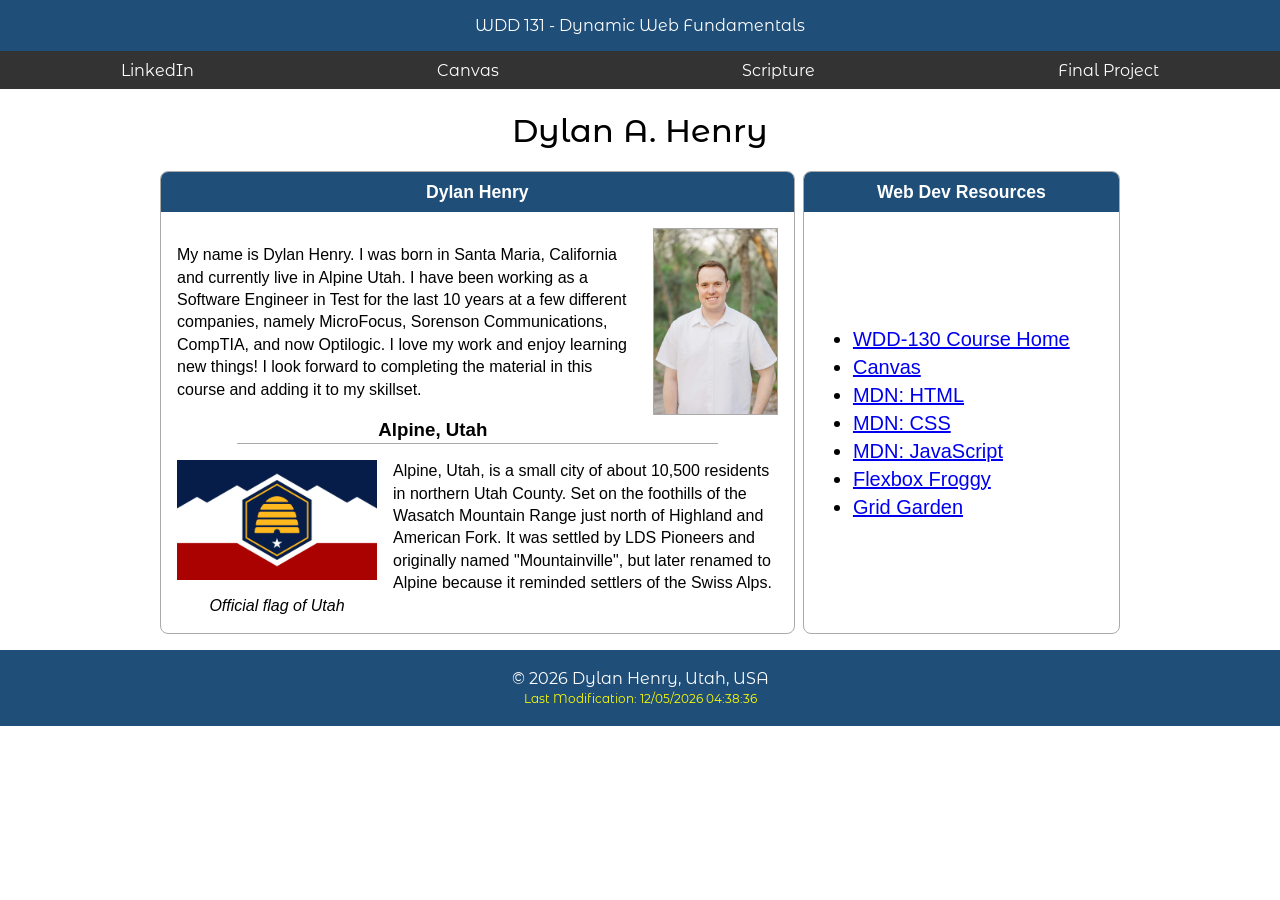
<file: index.html>
<!DOCTYPE html>
<html lang="en">
<head>
  <meta charset="UTF-8">
  <meta name="viewport" content="width=device-width, initial-scale=1.0">
  <title>WDD 131 – Dynamic Web Fundamentals – Dylan Henry</title>
  <meta name="description" content="WDD 131 - Dynamic Web Fundamentals, Dylan Henry, The Home page for my WDD 131 class work. Including a short bio and helpful links and resources.">
  <meta name="author" content="Dylan Henry">
  <link rel="preconnect" href="https://fonts.googleapis.com">
  <link rel="preconnect" href="https://fonts.gstatic.com" crossorigin>
  <link href="https://fonts.googleapis.com/css2?family=Montserrat+Alternates:wght@400;600;700&display=swap" rel="stylesheet">
  <link rel="stylesheet" href="styles/base.css">
  <script src="scripts/getdates.js" defer></script>
</head>


<body>
  <header>
    <span id="course-title">WDD 131 - Dynamic Web Fundamentals</span>
    <nav>
        <a href="https://www.linkedin.com/in/dylan-henry-39b42b153/">LinkedIn</a>
        <a href="https://byupw.instructure.com/">Canvas</a>
        <a href="https://www.churchofjesuschrist.org/study/scriptures/bofm/ether/12?lang=eng&id=p27#p27">Scripture</a>
        <a href="#">Final Project</a>
  </nav>
  </header>



    <main>
        <h1>Dylan A. Henry</h1>
        <div class="cards">
        
            <section class="card">
                <!-- inlcude a heading images and content as shown in the example -->
                <h2>Dylan Henry</h2> 
                <div class="card-body">
                  <img class="portrait" src="images/profile.jpg" alt="Dylan Henry" width="125"> <!-- Portrait of me -->
                  <p class="about-me">My name is Dylan Henry. I was born in Santa Maria, California
                    and currently live in Alpine Utah. I have been working as a Software Engineer in Test
                    for the last 10 years at a few different companies, namely MicroFocus, Sorenson Communications,
                     CompTIA, and now Optilogic. I love my work and enjoy learning new things! I look forward to
                     completing the material in this course and adding it to my skillset.
                  </p>

                  <div class="about-place">
                    <h3>Alpine, Utah</h3>
                    <figure>
                      <img class="flag" src="images/flag_of_utah.webp" alt="The flag of the State of Utah" width="200">
                      <figcaption>Official flag of Utah</figcaption>
                    </figure>
                    <p>
                      Alpine, Utah, is a small city of about 10,500 residents in northern Utah County.
                      Set on the foothills of the Wasatch Mountain Range just north of Highland and 
                      American Fork. It was settled by LDS Pioneers and originally named "Mountainville",
                      but later renamed to Alpine because it reminded settlers of the Swiss Alps.
                    </p>
                  </div>
                  
                 </div>
            </section>


            <section class="card">
                <!-- include a heading images and content as shown in the example -->
                 <h2>Web Dev Resources</h2>
                 <div class="card-body">
                  <ul class="resources">
                    <li>
                      <a href="https://byui-cse.github.io/wdd131-ww-course/">WDD-130 Course Home</a>
                    </li>
                    <li>
                      <a href="https://byupw.instructure.com/">Canvas</a>
                    </li>
                    <li>
                      <a href="https://developer.mozilla.org/en-US/docs/Web/HTML">MDN: HTML</a>
                    </li>
                    <li>
                      <a href="https://developer.mozilla.org/en-US/docs/Web/CSS">MDN: CSS</a>
                    </li>
                    <li>
                      <a href="https://developer.mozilla.org/en-US/docs/Web/JavaScript">MDN: JavaScript</a>
                    </li>
                    <li>
                      <a href="https://flexboxfroggy.com/">Flexbox Froggy</a>
                    </li>
                    <li>
                      <a href="https://cssgridgarden.com/">Grid Garden</a>
                    </li>
                  </ul>

                 </div>
            </section>
        </div>

    </main>


  <footer>
    <p>©
        <span id="currentyear"></span>
        Dylan Henry, Utah, USA
    </p>
    <p id="lastModified"></p>
  </footer>
</body>
</html>
</file>
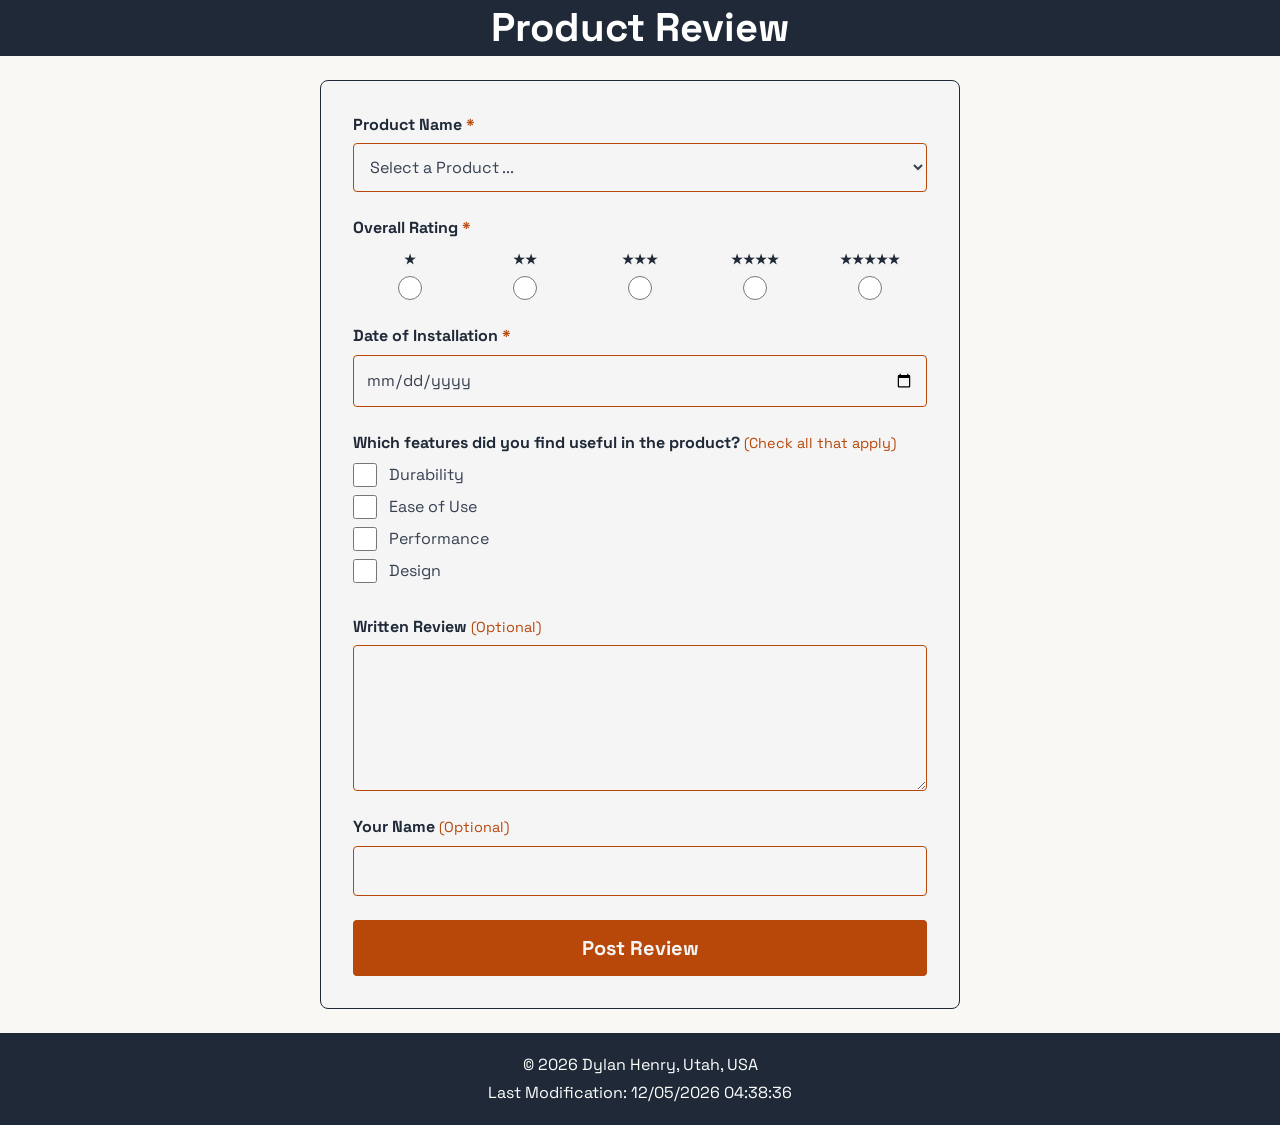
<file: form.html>
<!DOCTYPE html>
<html lang="en">

<head>
    <meta charset="UTF-8">
    <meta name="viewport" content="width=device-width, initial-scale=1.0">
    <meta name="description"
        content="Submit a product review with a rating, installation date, useful features, and written feedback.">
    <meta name="author" content="Dylan Henry">
    <title>Product Review | WDD 131</title>
    <link rel="preconnect" href="https://fonts.googleapis.com">
    <link rel="preconnect" href="https://fonts.gstatic.com" crossorigin>
    <link href="https://fonts.googleapis.com/css2?family=Space+Grotesk:wght@400;500;700&display=swap" rel="stylesheet">
    <link rel="stylesheet" href="styles/form.css">
    <script src="scripts/getdates.js" defer></script>
    <script src="scripts/form.js" defer></script>
</head>

<body>

    <header>
        <h1>Product Review</h1>
    </header>

    <main>
        <form class="card" action="review.html" method="get">
            <!-- All My Fields Go here -->
            <div class="field">
                <label for="product">Product Name</label>
                <select name="product" id="product" required>
                    <option value="" disabled selected>Select a Product ...</option>
                </select>
            </div>

            <fieldset class="rating">
                <legend>Overall Rating</legend>
                <div class="rating-options">
                    <div class="rating-option">
                        <label for="rating1"><span aria-hidden="true">&starf;</span><span class="sr-only">1 star</span></label>
                        <input type="radio" id="rating1" name="rating" value="1" required>
                    </div>
                    <div class="rating-option">
                        <label for="rating2"><span aria-hidden="true">&starf;&starf;</span><span class="sr-only">2 stars</span></label>
                        <input type="radio" id="rating2" name="rating" value="2" required>
                    </div>
                    <div class="rating-option">
                        <label for="rating3"><span aria-hidden="true">&starf;&starf;&starf;</span><span class="sr-only">3 stars</span></label>
                        <input type="radio" id="rating3" name="rating" value="3" required>
                    </div>
                    <div class="rating-option">
                        <label for="rating4"><span aria-hidden="true">&starf;&starf;&starf;&starf;</span><span class="sr-only">4 stars</span></label>
                        <input type="radio" id="rating4" name="rating" value="4" required>
                    </div>
                    <div class="rating-option">
                        <label for="rating5"><span aria-hidden="true">&starf;&starf;&starf;&starf;&starf;</span><span class="sr-only">5 stars</span></label>
                        <input type="radio" id="rating5" name="rating" value="5" required>
                    </div>
                </div>
            </fieldset>

            <div class="field">
                <label for="installdate">Date of Installation</label>
                <input type="date" id="installdate" name="installdate" required>
            </div>

            <fieldset class="features">
                <legend>Which features did you find useful in the product? <span class="hint">(Check all that apply)</span></legend>
                <div class="check">
                    <input type="checkbox" id="durability" name="features" value="durability">
                    <label for="durability">Durability</label>
                </div>
                <div class="check">
                    <input type="checkbox" id="easeofuse" name="features" value="ease of use">
                    <label for="easeofuse">Ease of Use</label>
                </div>
                <div class="check">
                    <input type="checkbox" id="performance" name="features" value="performance">
                    <label for="performance">Performance</label>
                </div>
                <div class="check">
                    <input type="checkbox" id="design" name="features" value="design">
                    <label for="design">Design</label> 
                </div>
            </fieldset>

            <div class="field">
                <label for="review">Written Review <span class="hint">(Optional)</span></label>
                <textarea name="review" id="review" rows="5"></textarea>
            </div>

            <div class="field">
                <label for="username">Your Name <span class="hint">(Optional)</span></label>
                <input type="text" name="username" id="username" autocomplete="name">
            </div>

            <input type="submit" value="Post Review">

        </form>

    </main>
    
    <footer>
    <p>©
        <span id="currentyear"></span>
        Dylan Henry, Utah, USA
    </p>
    <p id="lastModified"></p>
    </footer>

</body>

</html>
</file>
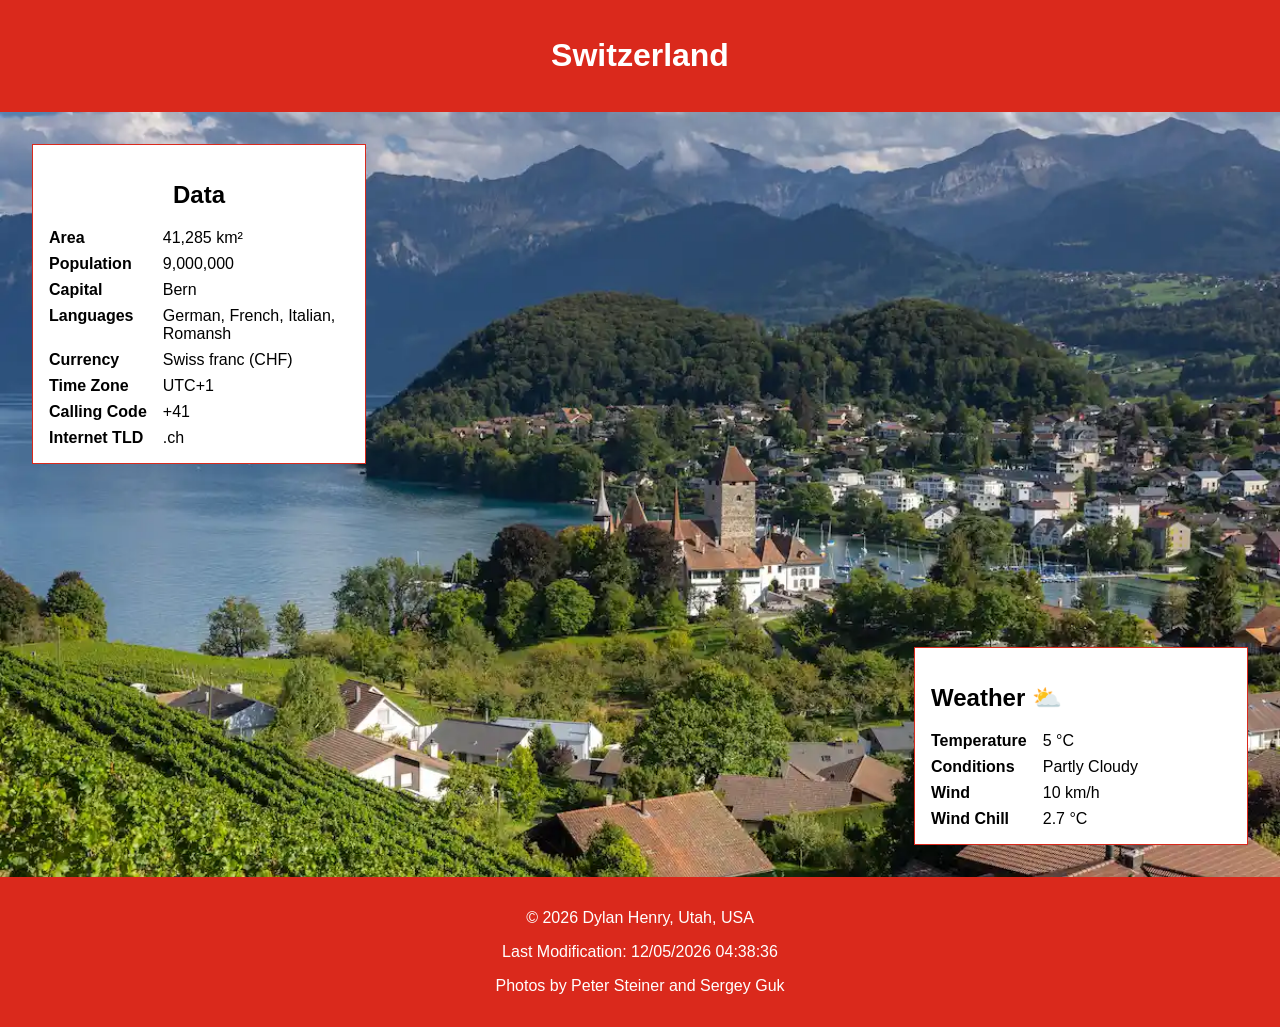
<file: place.html>
<!DOCTYPE html>
<html lang="en">
<head>
    <meta charset="UTF-8">
    <meta name="viewport" content="width=device-width, initial-scale=1.0">
    <title>Switzerland</title>
    <meta name="description" content="Facts about the country of Switzerland and its weather">
    <meta name="author" content="Dylan Henry">
    <link rel="stylesheet" href="styles/place.css">
    <script src="scripts/place.js" defer></script>
    <script src="scripts/getdates.js" defer></script>
</head>
<body>

    <header><h1>Switzerland</h1></header>
    <main>
        <picture>
            <source media="(min-width: 700px)" srcset="images/switzerland-landscape-wide.webp">
            <img src="images/switzerland-church-small.webp" alt="Mountain Scenery in Switzerland" width="431" height="630">
        </picture>
        <section class="data">
            <h2>Data</h2>
            <dl>
                <dt>Area</dt><dd>41,285 km²</dd>
                <dt>Population</dt><dd>9,000,000</dd>
                <dt>Capital</dt><dd>Bern</dd>
                <dt>Languages</dt><dd>German, French, Italian, Romansh</dd>
                <dt>Currency</dt><dd>Swiss franc (CHF)</dd>
                <dt>Time Zone</dt><dd>UTC+1</dd>
                <dt>Calling Code</dt><dd>+41</dd>
                <dt>Internet TLD</dt><dd>.ch</dd>
            </dl>
        </section>
        <section class="weather">
            <h2>Weather</h2>
            <img class="weather-icon" src="images/partly-cloudy.svg" alt="Partly cloudy icon" width="64" height="64">
            <dl>
                <dt>Temperature</dt><dd>5 °C</dd>
                <dt>Conditions</dt><dd>Partly Cloudy</dd>
                <dt>Wind</dt><dd>10 km/h</dd>
                <dt>Wind Chill</dt><dd id="windchill">N/A</dd>
            </dl>
        </section>

    </main>
    <footer>        <p>©
        <span id="currentyear"></span>
        Dylan Henry, Utah, USA
    </p>
    <p id="lastModified"></p>
    <p>Photos by Peter Steiner and Sergey Guk</p>
    </footer>
    
</body>
</html>
</file>
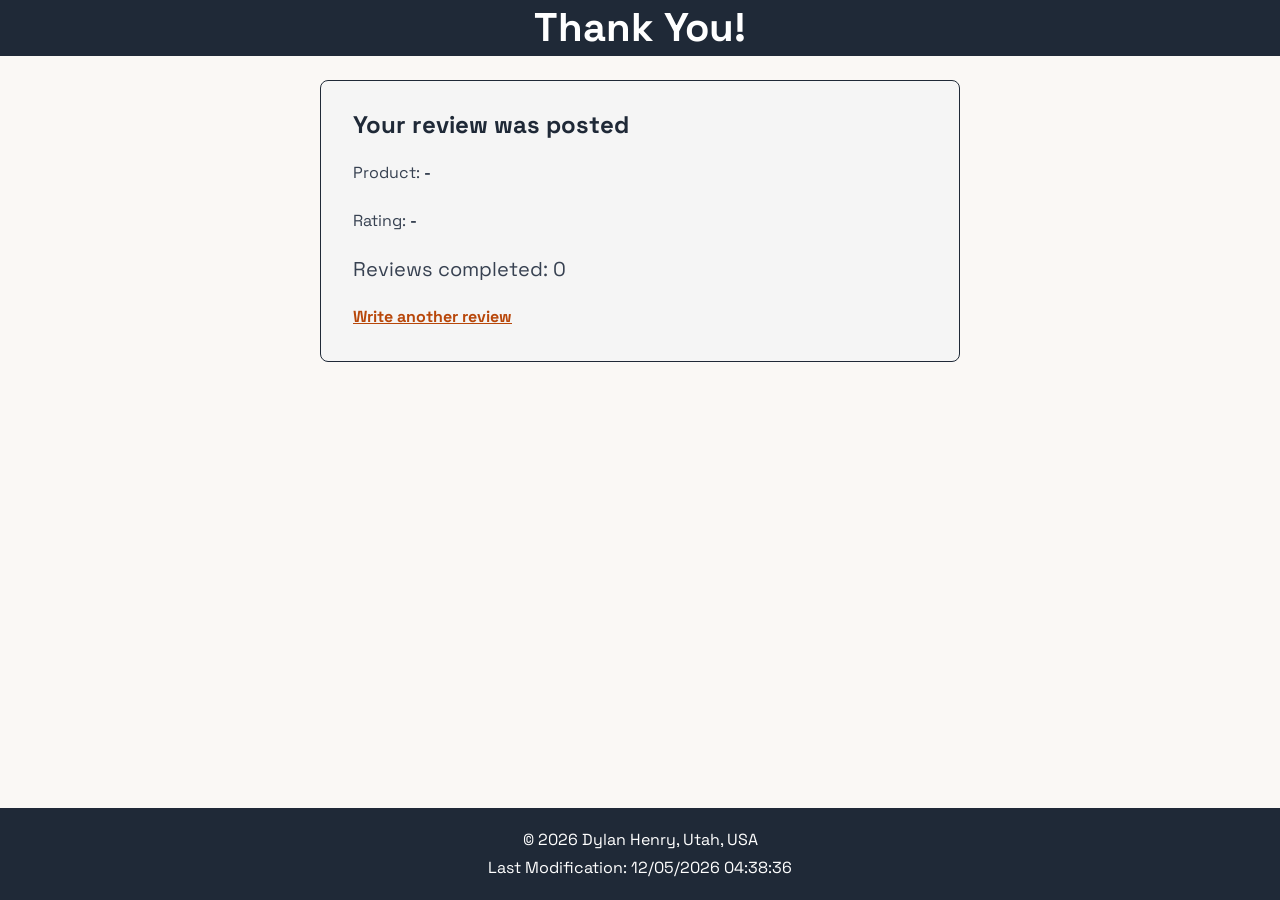
<file: review.html>
<!DOCTYPE html>
<html lang="en">
<head>
    <meta charset="UTF-8">
    <meta name="viewport" content="width=device-width, initial-scale=1.0">
    <title>Review Submitted | WDD 131</title>
    <meta name="description" content="Confirmation that your product review was submitted.">
    <meta name="author" content="Dylan Henry">
    <link rel="preconnect" href="https://fonts.googleapis.com">
    <link rel="preconnect" href="https://fonts.gstatic.com" crossorigin>
    <link href="https://fonts.googleapis.com/css2?family=Space+Grotesk:wght@400;500;700&display=swap" rel="stylesheet">
    <link rel="stylesheet" href="styles/form.css">
    <script src="scripts/getdates.js" defer></script>
    <script src="scripts/review.js" defer></script>
</head>

<body>
    <header>
        <h1>Thank You!</h1>
    </header>

    <main>
        <section class="card confirmation">
            <h2>Your review was posted</h2>
            <p>Product: <strong id="reviewProduct">-</strong></p>
            <p>Rating: <strong id="reviewRating">-</strong></p>
            <p class="count">Reviews completed: <span id="reviewCount">0</span></p>
            <a href="form.html">Write another review</a>
        </section>
    </main>

    <footer>
    <p>©
        <span id="currentyear"></span>
        Dylan Henry, Utah, USA
    </p>
    <p id="lastModified"></p>
    </footer>
</body>
</html>
</file>
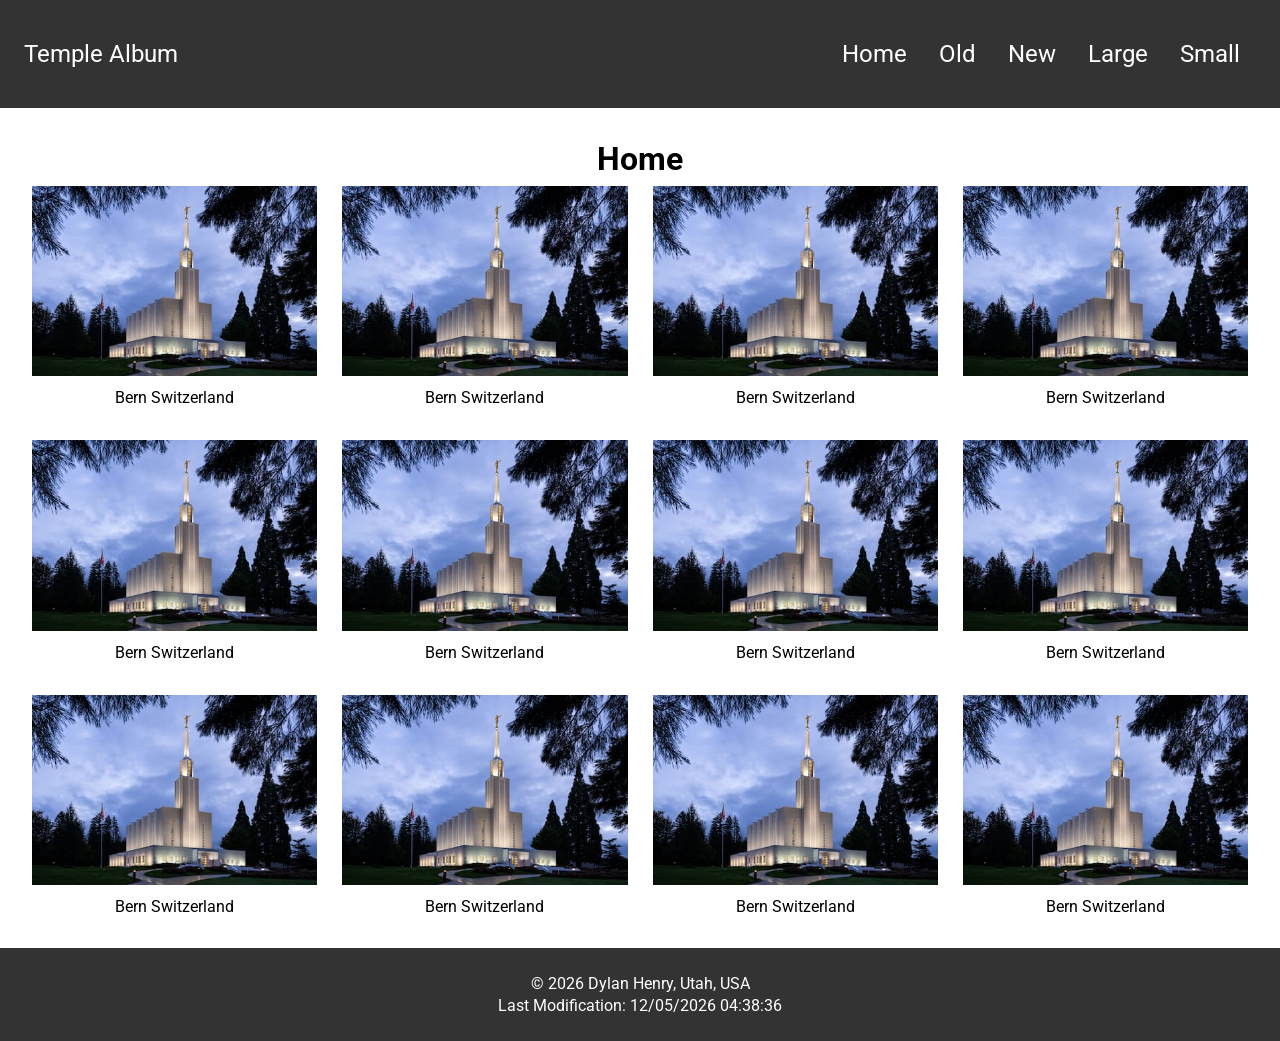
<file: temples.html>
<!DOCTYPE html>
<html lang="en">
<head>
    <meta charset="UTF-8">
    <meta name="viewport" content="width=device-width, initial-scale=1.0">
    <title>Temples Album</title>
    <meta name="description" content="An album of photos of my favorite temples exhibiting responsive web design.">
    <meta name="author" content="Dylan Henry">
    <link rel="stylesheet" href="styles/temples.css">
    <link rel="stylesheet" href="styles/temples-large.css">
    <script src="scripts/temples.js" defer></script>
    <script src="scripts/getdates.js" defer></script>
    <link rel="preconnect" href="https://fonts.googleapis.com">
    <link rel="preconnect" href="https://fonts.gstatic.com" crossorigin>
    <link href="https://fonts.googleapis.com/css2?family=Roboto:ital,wght@0,100..900;1,100..900&display=swap" rel="stylesheet">
    
</head>
<body>
    <header>
        Temple Album
        <button id="hamburger" aria-label="Navigation Toggle"></button>
        <nav>
          <ul class="navigation">
            <li><a href="#">Home</a></li>
            <li><a href="#">Old</a></li>
            <li><a href="#">New</a></li>
            <li><a href="#">Large</a></li>
            <li><a href="#">Small</a></li>
          </ul>
        </nav>
    </header>

    <main>
        <h1 id="current_page">Home</h1>
        <div id="figures">
            <figure>
                <img src="images/bern-switzerland-temple.jpg" alt="The Bern Switzerland Temple at dusk"/>
                <figcaption>Bern Switzerland</figcaption>
            </figure>
            <figure>
                <img src="images/bern-switzerland-temple.jpg" alt="The Bern Switzerland Temple at dusk"/>
                <figcaption>Bern Switzerland</figcaption>
            </figure>
            <figure>
                <img src="images/bern-switzerland-temple.jpg" alt="The Bern Switzerland Temple at dusk"/>
                <figcaption>Bern Switzerland</figcaption>
            </figure>
            <figure>
                <img src="images/bern-switzerland-temple.jpg" alt="The Bern Switzerland Temple at dusk"/>
                <figcaption>Bern Switzerland</figcaption>
            </figure>
            <figure>
                <img src="images/bern-switzerland-temple.jpg" alt="The Bern Switzerland Temple at dusk"/>
                <figcaption>Bern Switzerland</figcaption>
            </figure>
            <figure>
                <img src="images/bern-switzerland-temple.jpg" alt="The Bern Switzerland Temple at dusk"/>
                <figcaption>Bern Switzerland</figcaption>
            </figure>
            <figure>
                <img src="images/bern-switzerland-temple.jpg" alt="The Bern Switzerland Temple at dusk"/>
                <figcaption>Bern Switzerland</figcaption>
            </figure>
            <figure>
                <img src="images/bern-switzerland-temple.jpg" alt="The Bern Switzerland Temple at dusk"/>
                <figcaption>Bern Switzerland</figcaption>
            </figure>
            <figure>
                <img src="images/bern-switzerland-temple.jpg" alt="The Bern Switzerland Temple at dusk"/>
                <figcaption>Bern Switzerland</figcaption>
            </figure>
            <figure>
                <img src="images/bern-switzerland-temple.jpg" alt="The Bern Switzerland Temple at dusk"/>
                <figcaption>Bern Switzerland</figcaption>
            </figure>
            <figure>
                <img src="images/bern-switzerland-temple.jpg" alt="The Bern Switzerland Temple at dusk"/>
                <figcaption>Bern Switzerland</figcaption>
            </figure>
            <figure>
                <img src="images/bern-switzerland-temple.jpg" alt="The Bern Switzerland Temple at dusk"/>
                <figcaption>Bern Switzerland</figcaption>
            </figure>
        </div>
    </main>

    <footer>
        <p>©
        <span id="currentyear"></span>
        Dylan Henry, Utah, USA
    </p>
    <p id="lastModified"></p>
    </footer>
    
</body>
</html>
</file>
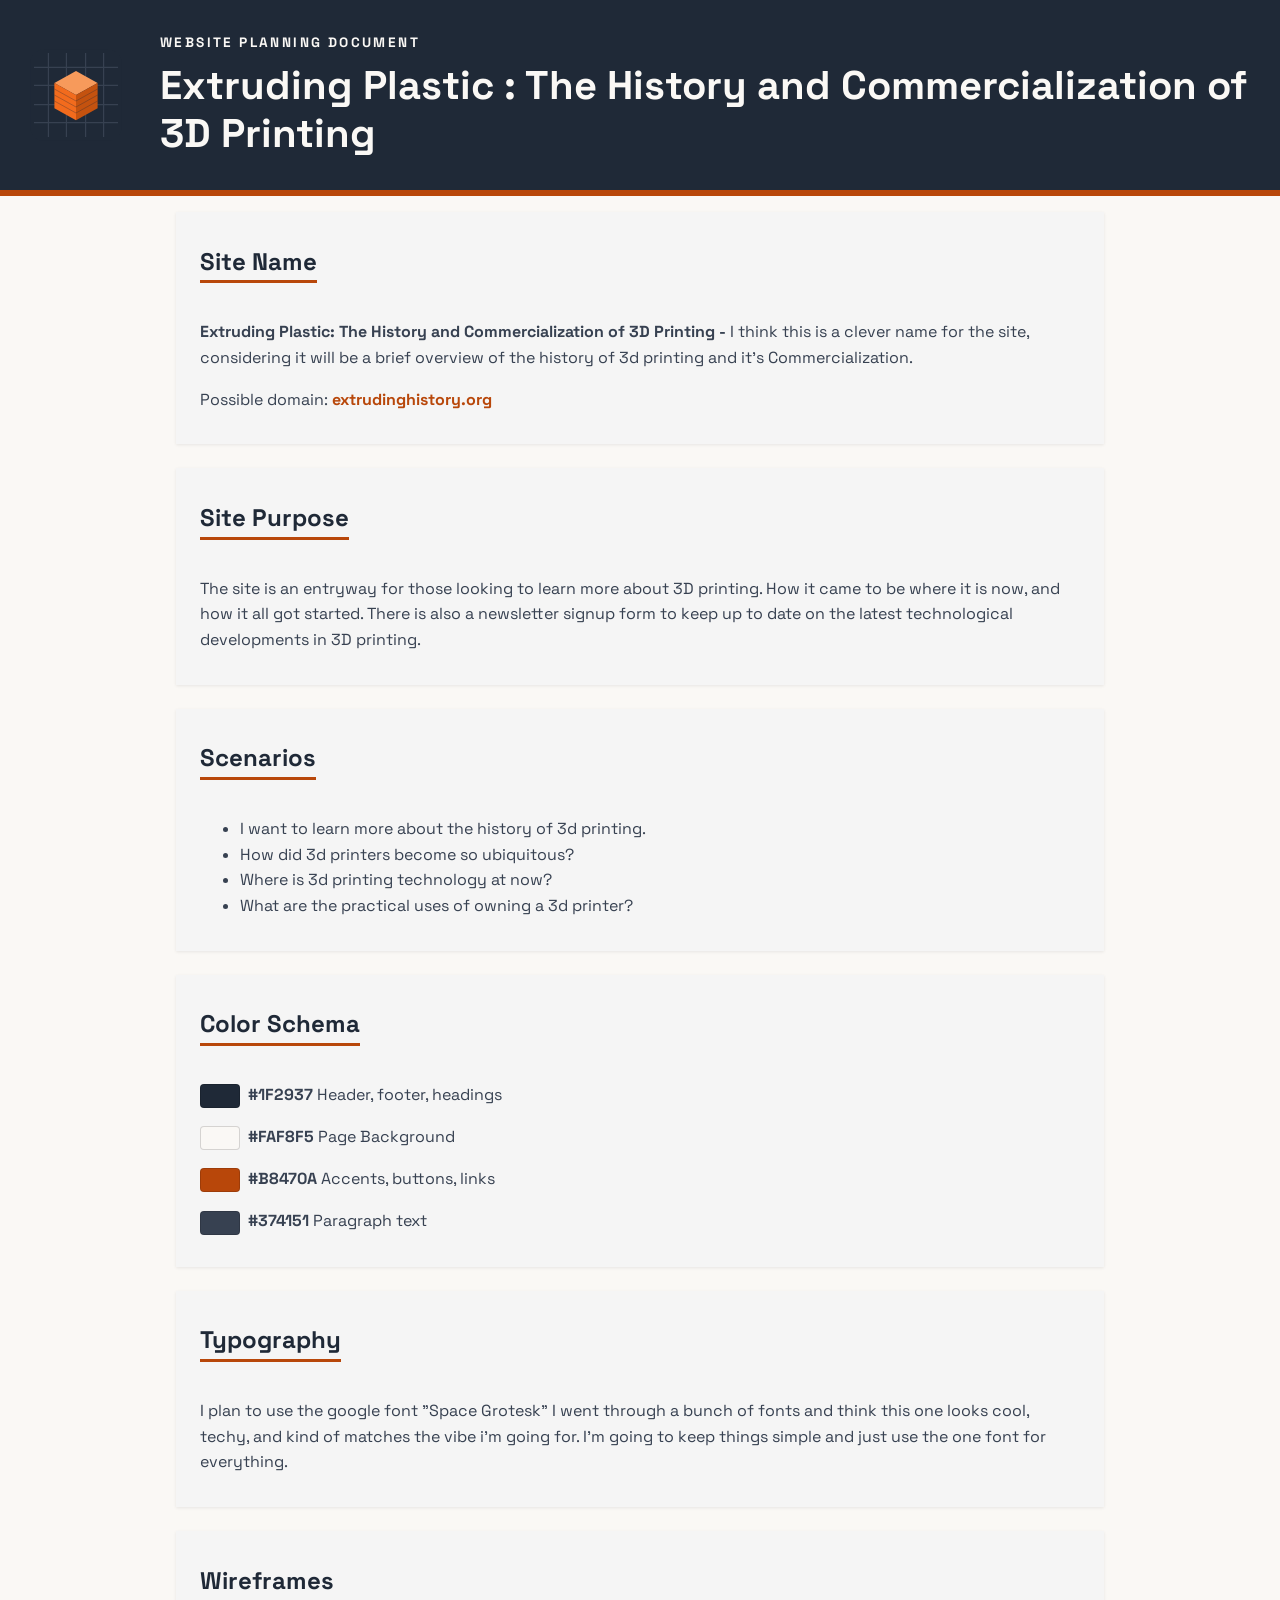
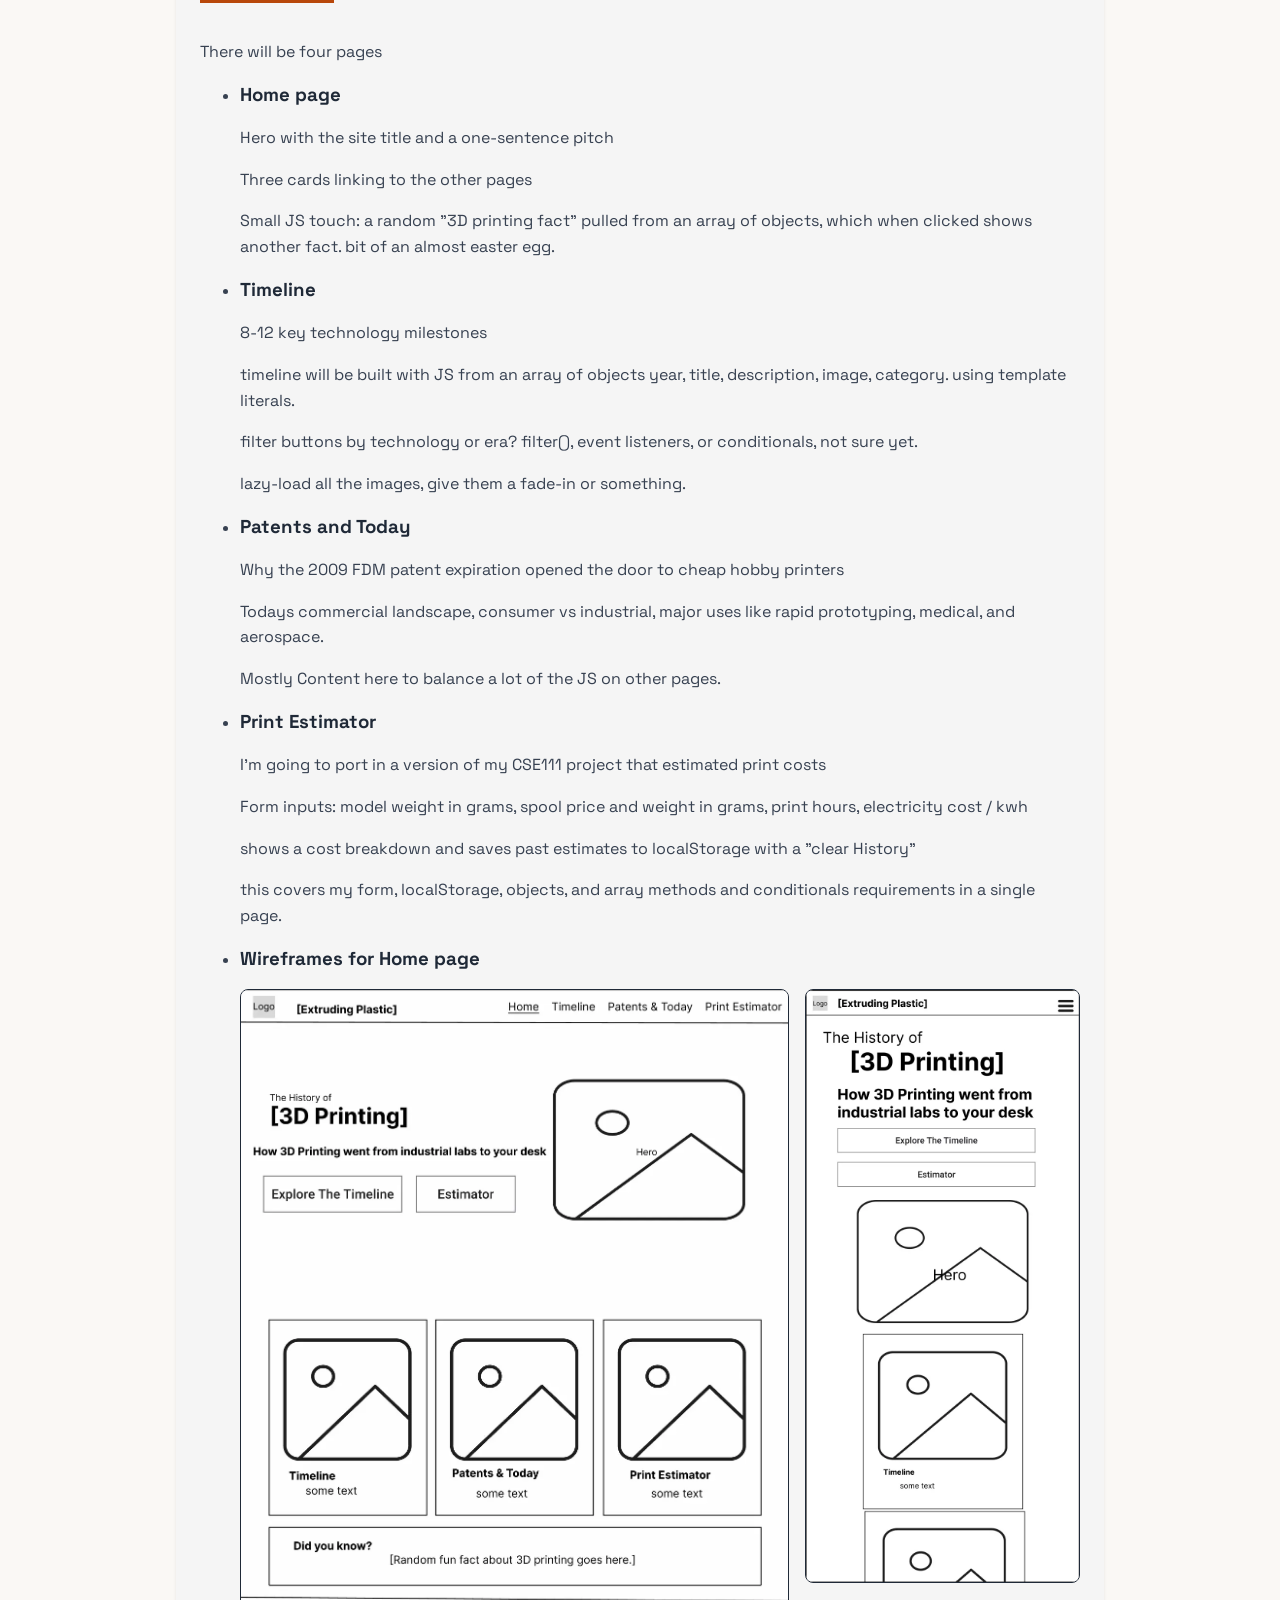
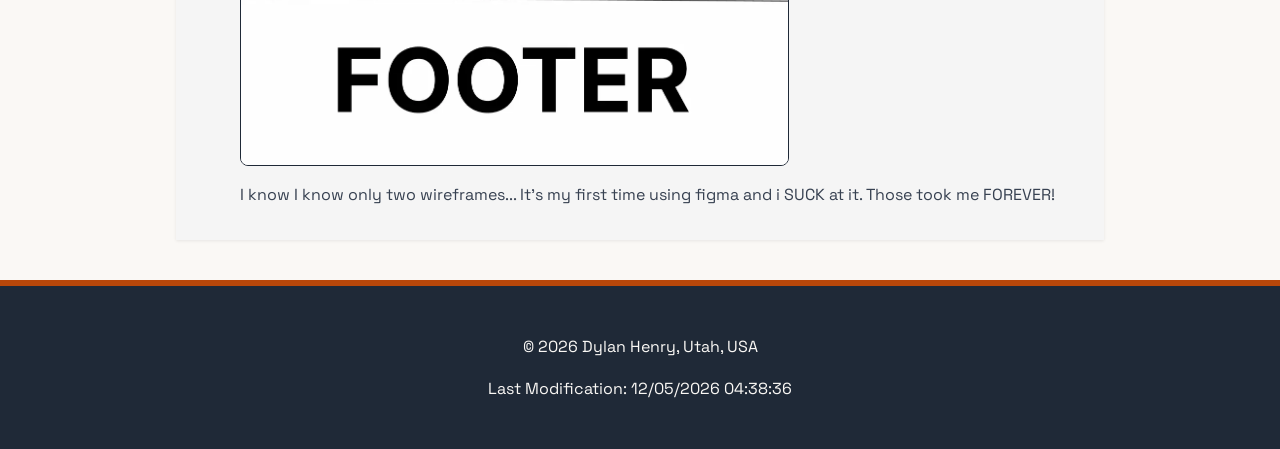
<file: project/siteplan.html>
<!DOCTYPE html>
<html lang="en">

<head>
    <meta charset="UTF-8">
    <meta name="viewport" content="width=device-width, initial-scale=1.0">
    <title>Site Plan | Extruding Plastic</title>
    <meta name="description" content="Site plan for Extruding Plastic, a website with a brief description of the history and commercialization of 3D printing.">
    <meta name="author" content="Dylan Henry">
    <link rel="preconnect" href="https://fonts.googleapis.com">
    <link rel="preconnect" href="https://fonts.gstatic.com" crossorigin>
    <link href="https://fonts.googleapis.com/css2?family=Space+Grotesk:wght@400;500;700&display=swap" rel="stylesheet">
    <link rel="stylesheet" href="styles/siteplan.css">
    <script src="../scripts/getdates.js" defer></script>
</head>

<body>
    <header>
        <img src="./images/logo-4-build-plate.svg"
            alt="Extruding Plastic : The History and Commercialization of 3D Printing">
        <p>WEBSITE PLANNING DOCUMENT</p>
        <h1>Extruding Plastic : The History and Commercialization of 3D Printing</h1>
    </header>

    <main>
        <section>
            <h2>Site Name</h2>
            <p><strong>Extruding Plastic: The History and Commercialization of 3D Printing - </strong> I think this is a
                clever name for the site, considering it will be a brief overview of the history of 3d printing and it's
                Commercialization.</p>
            <p>Possible domain: <span id="to-highlight">
                    extrudinghistory.org
                </span></p>
        </section>

        <section>
            <h2>Site Purpose</h2>
            <p>The site is an entryway for those looking to learn more about 3D printing. How it came to be where it is
                now, and how it all got started. There is also a newsletter signup form to keep up to date on the latest
                technological developments in 3D printing.</p>
        </section>

        <section>
            <h2>Scenarios</h2>
            <ul>
                <li>I want to learn more about the history of 3d printing.</li>
                <li>How did 3d printers become so ubiquitous?</li>
                <li>Where is 3d printing technology at now?</li>
                <li>What are the practical uses of owning a 3d printer?</li>
            </ul>
        </section>

        <section>
            <h2>Color Schema</h2>
            <p><span class="swatch dark"></span><strong>#1F2937</strong> Header, footer, headings</p>
            <p><span class="swatch bg"></span><strong>#FAF8F5</strong> Page Background</p>
            <p><span class="swatch accent"></span><strong>#B8470A</strong> Accents, buttons, links</p>
            <p><span class="swatch text"></span><strong>#374151</strong> Paragraph text</p>
        </section>

        <section>
            <h2>Typography</h2>
            <p>I plan to use the google font "Space Grotesk" I went through a bunch of fonts and think this one looks
                cool, techy, and kind of matches the vibe i'm going for. I'm going to keep things simple and just use
                the one font for everything.</p>
        </section>

        <section>
            <h2>Wireframes</h2>
            <p>There will be four pages</p>
            <ul>
                <li>
                    <h3>Home page</h3>
                    <p>Hero with the site title and a one-sentence pitch</p>
                    <p>Three cards linking to the other pages</p>
                    <p>Small JS touch: a random "3D printing fact" pulled from an array of objects, which when clicked
                        shows another fact. bit of an almost easter egg.</p>
                </li>

                <li>
                    <h3>Timeline</h3>
                    <p>8-12 key technology milestones</p>
                    <p>timeline will be built with JS from an array of objects year, title, description, image,
                        category.
                        using template literals.</p>
                    <p>filter buttons by technology or era? filter(), event listeners, or conditionals, not sure yet.
                    </p>
                    <p>lazy-load all the images, give them a fade-in or something.</p>
                </li>

                <li>
                    <h3>Patents and Today</h3>
                    <p>Why the 2009 FDM patent expiration opened the door to cheap hobby printers</p>
                    <p>Todays commercial landscape, consumer vs industrial, major uses like rapid prototyping, medical,
                        and
                        aerospace.</p>
                    <p>Mostly Content here to balance a lot of the JS on other pages.</p>
                </li>

                <li>
                    <h3>Print Estimator</h3>
                    <p>I'm going to port in a version of my CSE111 project that estimated print costs</p>
                    <p>Form inputs: model weight in grams, spool price and weight in grams, print hours, electricity
                        cost /
                        kwh</p>
                    <p>shows a cost breakdown and saves past estimates to localStorage with a "clear History"</p>
                    <p>this covers my form, localStorage, objects, and array methods and conditionals requirements in a
                        single page.</p>
                </li>

                <li>
                    <h3>Wireframes for Home page</h3>
                    <div class="wireframes">
                        <img src="./images/desktop-wireframe.webp" alt="Desktop Wireframe for the Home page">
                        <img src="./images/mobile-wireframe.webp" alt="Mobile Wireframe for the Home page">
                    </div>
                    <p>I know I know only two wireframes... It's my first time using figma and i SUCK at it. Those took me FOREVER!</p>
                </li>
            </ul>
        </section>
    </main>

    <footer>
        <p>©
            <span id="currentyear"></span>
            Dylan Henry, Utah, USA
        </p>
        <p id="lastModified"></p>
    </footer>
</body>

</html>
</file>
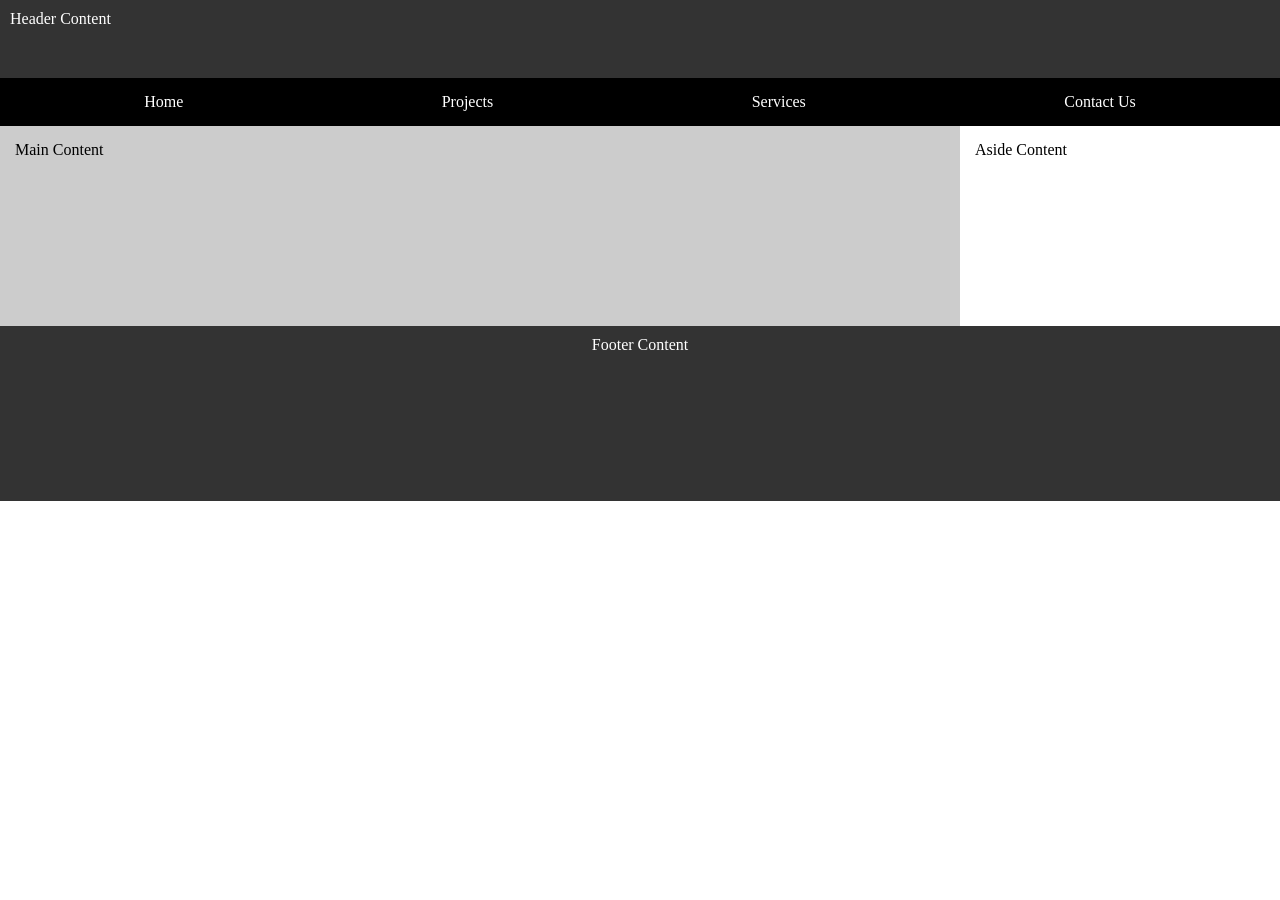
<file: week01/basic-layout.html>
<!DOCTYPE html>
<html lang="en">
<head>
  <meta charset="UTF-8">
  <meta name="viewport" content="width=device-width, initial-scale=1.0">
  <title>Dylan Henry WDD 131</title>
  <link rel="stylesheet" href="styles/layout.css">
</head>
<body>
  <header>
    <p>Header Content</p>
  </header>

  <nav>
    <a href="#">Home</a>
    <a href="#">Projects</a>
    <a href="#">Services</a>
    <a href="#">Contact Us</a>
  </nav>


    <main>
      <p>Main Content</p>
    </main>
    
    <aside>
      <p>Aside Content</p>
    </aside>


  <footer>
    <p>Footer Content</p>
  </footer>
</body>
</html>
</file>
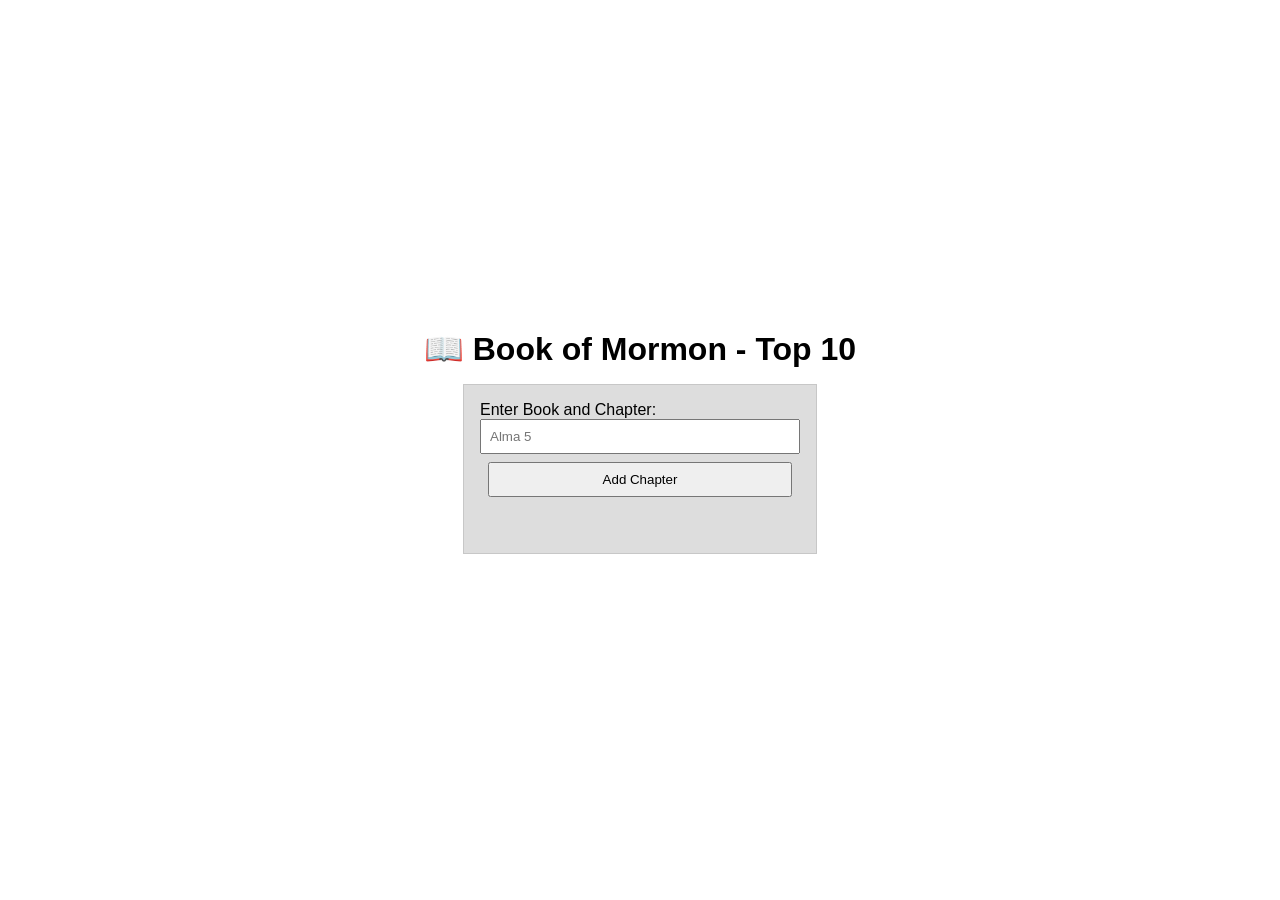
<file: week02/bom.html>
<!DOCTYPE html>
<html lang="en">
<head>
    <meta charset="UTF-8">
    <meta name="viewport" content="width=device-width, initial-scale=1.0">
    <meta name="description" content="The Book of Mormon - Top 10 activity page">
    <meta name="author" content="Dylan Henry">
    <link rel="stylesheet" href="styles/bom.css">
    <script src="scripts/bom.js" defer></script>
    <title>Book of Mormon - Top 10</title>
</head>
<body>
<h1>📖 Book of Mormon - Top 10</h1>
<main>
	<label for="favchap">Enter Book and Chapter: </label>
	<input type="text" id="favchap" placeholder="Alma 5">
	<button type="submit">Add Chapter</button>
	<ul id="list"></ul>
</main>
</body>
</html>
</file>
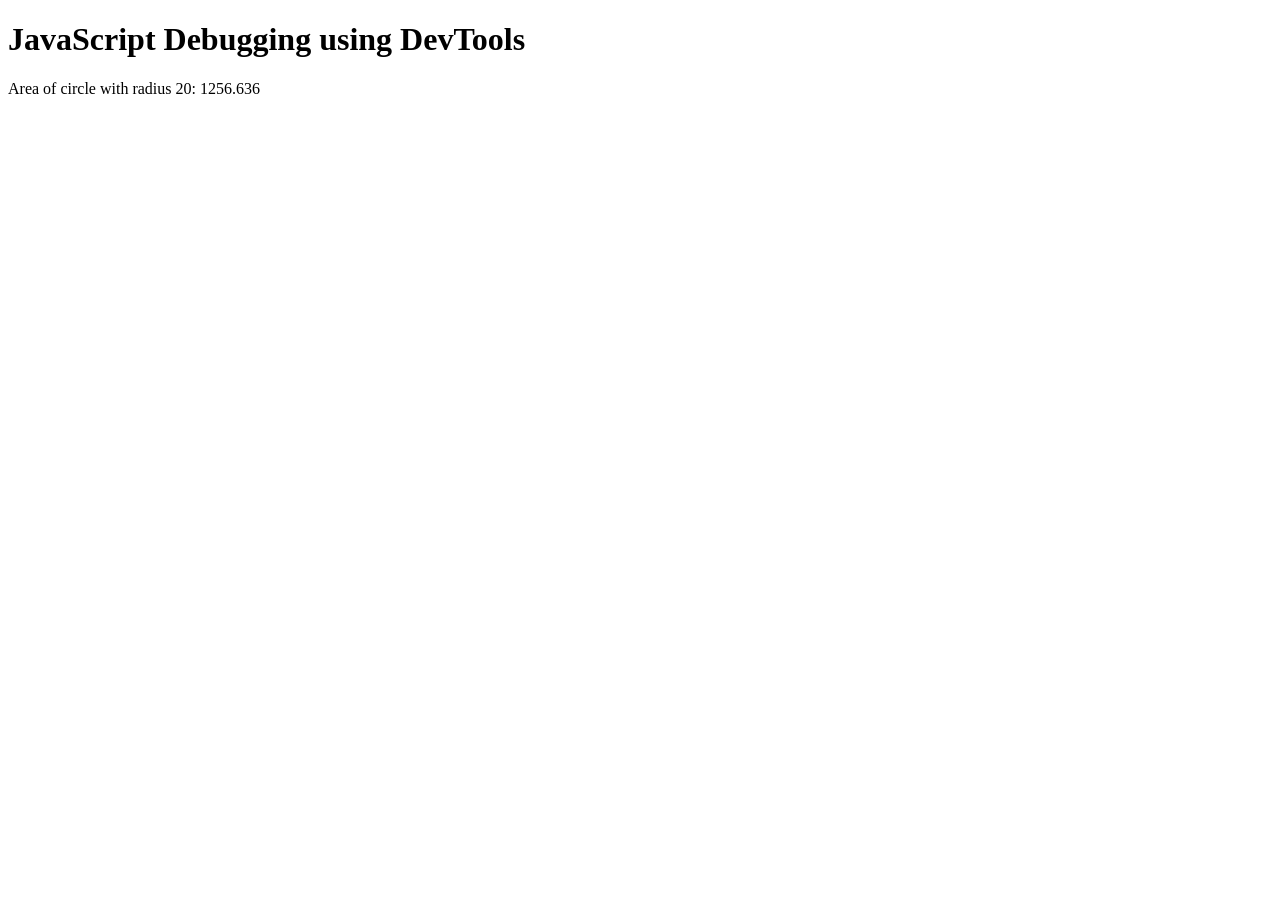
<file: week02/debugging.html>
<!DOCTYPE html>
<html lang="en">
<head>
    <meta charset="UTF-8">
    <meta name="viewport" content="width=device-width, initial-scale=1.0">
    <script src="scripts/debugging.js" defer></script>
    <title>Document</title>
</head>
<body>
    <h1>JavaScript Debugging using DevTools</h1>
<p>Area of circle with radius <span id="radius"></span>: <span id="area"></span></p>
    
</body>
</html>
</file>
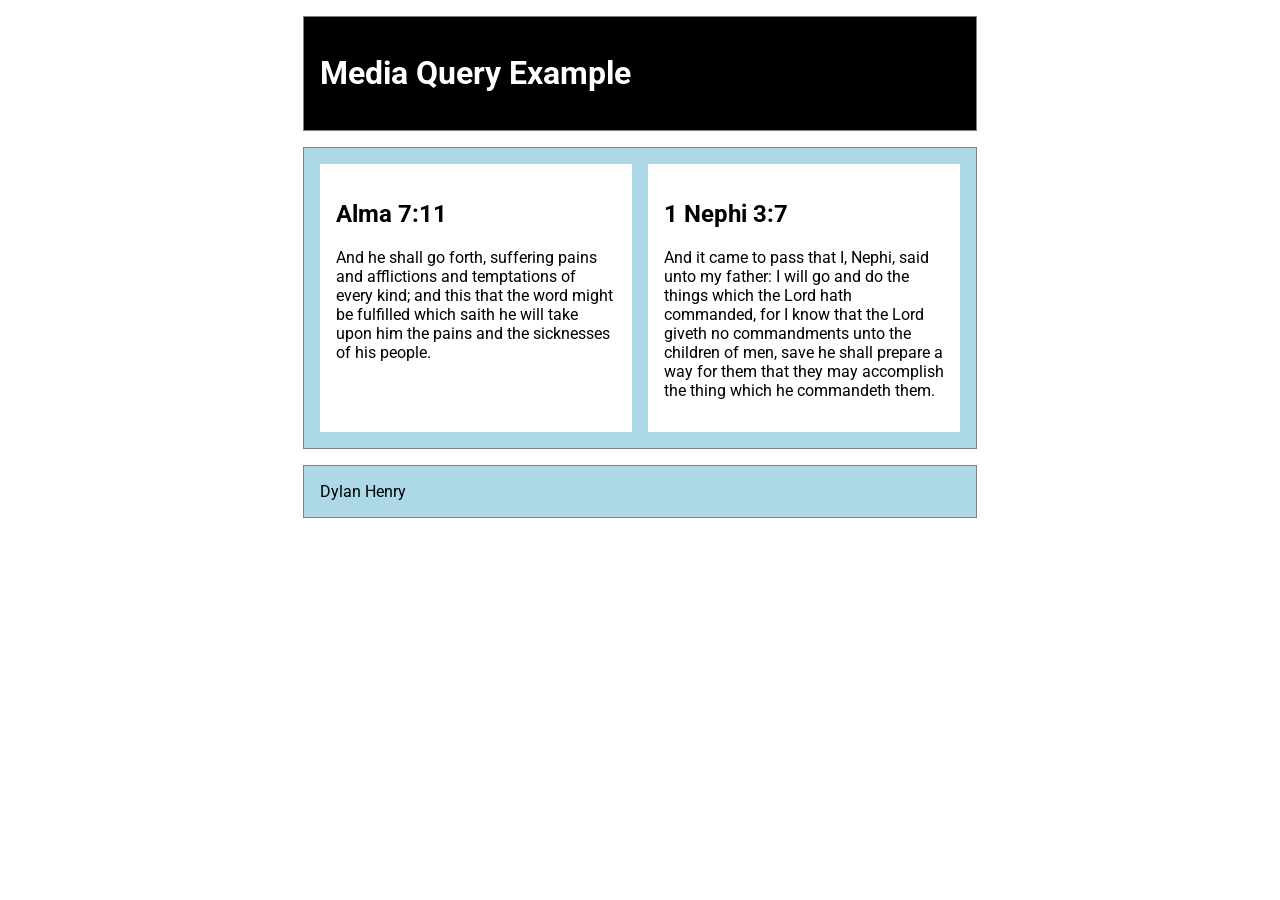
<file: week02/media-query.html>
<!DOCTYPE html>
<html lang="en">
<head>
    <meta charset="UTF-8">
    <meta name="viewport" content="width=device-width, initial-scale=1.0">
    <title>Media Query</title>
    <meta name="description" content="Media Query Example">
    <meta name="author" content="Dylan Henry">
    <link rel="stylesheet" href="styles/media-query.css">
    <link rel="stylesheet" href="styles/media-query-large.css">
    <link rel="preconnect" href="https://fonts.googleapis.com">
    <link rel="preconnect" href="https://fonts.gstatic.com" crossorigin>
    <link href="https://fonts.googleapis.com/css2?family=Roboto:ital,wght@0,100..900;1,100..900&display=swap" rel="stylesheet">
</head>
  <body>
    <Header>
        <h1>Media Query Example</h1>
    </Header>

    <main>
        <section>
            <h2>Alma 7:11</h2>
            <p>And he shall go forth, suffering pains
                 and afflictions and temptations of every kind;
                  and this that the word might be fulfilled which
                   saith he will take upon him the pains and the
                    sicknesses of his people.</p>
        </section>

        <section>
            <h2>1 Nephi 3:7</h2>
            <p>And it came to pass that I, Nephi, said unto my father:
                I will go and do the things which the Lord hath commanded,
                for I know that the Lord giveth no commandments unto the 
                children of men, save he shall prepare a way for them that
                they may accomplish the thing which he commandeth them.

            </p>
        </section>
    </main>

    <footer>
        Dylan Henry
    </footer>
  </body>
</html>
</file>
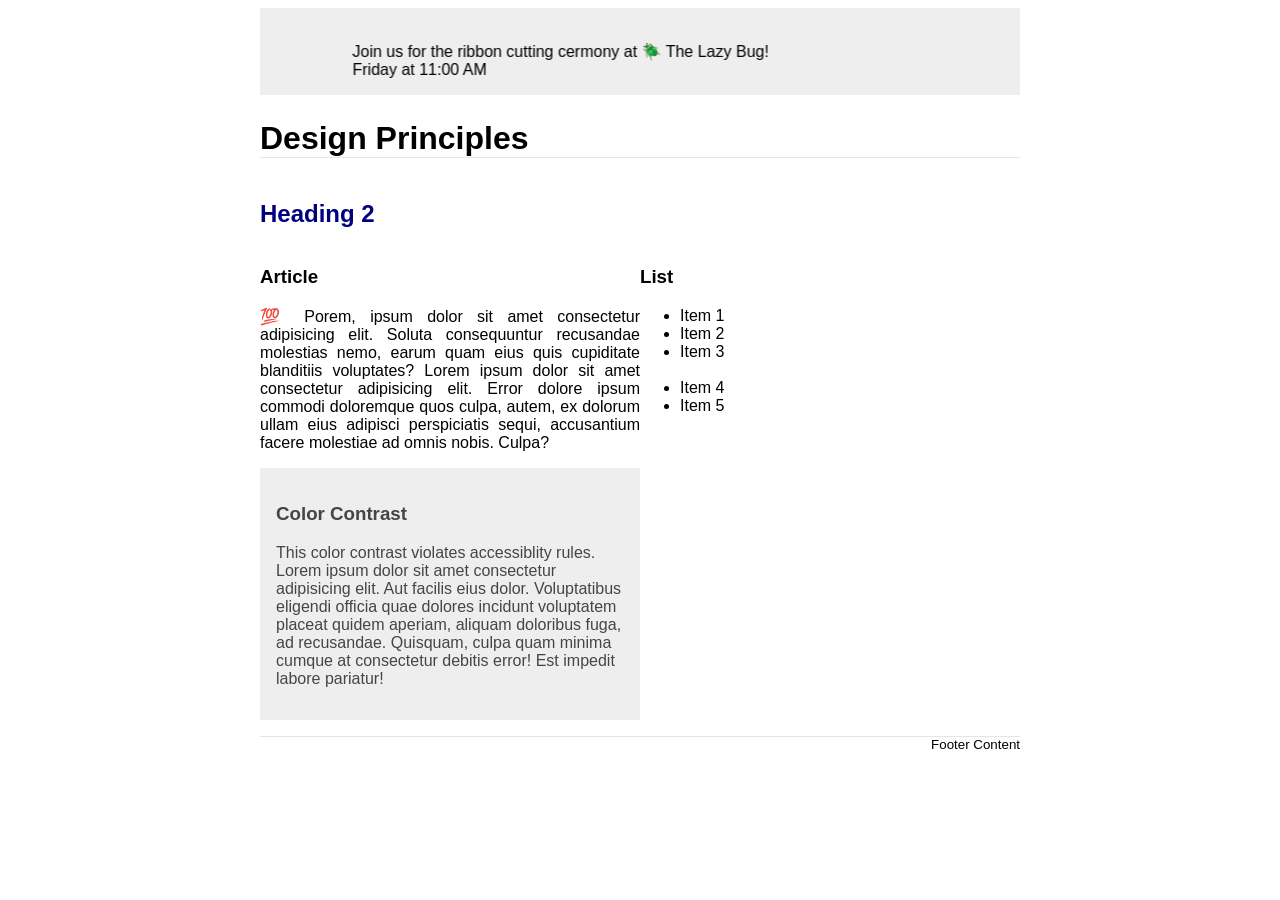
<file: week03/design.html>
<!-- 
DONE 1. link the design file.
DONE 2. add the following HTML content to the body from this codepen https://codepen.io/BYU-Idaho/pen/jENyGvm
DONE 3. Get the CSS from the codepen into the design.css 
DONE 4. fix the padding issue on the div.callout container. 
DONE 5. make the h2 heading left-align instead of centering it.
DONE 6. check the color contrast using the CSS overview tool in the dev tools
DONE 7. enter foreground and background colors using the div.callout container in the Contrast Ratio tool https://contrast-ratio.com/?ref=frontendchecklist
DONE 8. fix the content issues in the div.callout and verify it passes both AA and AAA levels.
9. lay out the main element in two columns for the article and list.
- Do NOT add any additional HTML
- use the grid-template-columns property to create the two columns
- the h2 heading within this main will need to span the two columns (Use the grid-column property on this <h2> to span the two columns.)
10. delete the marquee and replace it with a div class="banner" static area as shown in the figure 
11. Move the footer content to the left. 
-->

<!DOCTYPE html>
<html lang="en">

<head>
    <meta charset="UTF-8">
    <meta name="viewport" content="width=device-width, initial-scale=1.0">
    <link rel="stylesheet" href="styles/design.css">
    <title>Design Example</title>
</head>

<body>
    <header>
        <marquee behavior="alternate" direction="right"><br>Join us for the ribbon cutting cermony at 🪲 The Lazy
            Bug!<br>Friday at 11:00 AM</marquee>
        <h1>Design Principles</h1>
    </header>

    <main>
        <h2>Heading 2</h2>
        <section>
            <h3>Article</h3>
            <article>
                <p>💯 Porem, ipsum dolor sit amet consectetur adipisicing elit. Soluta consequuntur recusandae molestias
                    nemo, earum quam eius quis cupiditate blanditiis voluptates? Lorem ipsum dolor sit amet consectetur
                    adipisicing elit. Error dolore ipsum commodi doloremque quos culpa, autem, ex dolorum ullam eius
                    adipisci perspiciatis sequi, accusantium facere molestiae ad omnis nobis. Culpa?</p>
            </article>
        </section>
        <section>
            <h3>List</h3>
            <ul>
                <li>Item 1</li>
                <li>Item 2</li>
                <li>Item 3<br><br></li>
                <li>Item 4</li>
                <li>Item 5</li>
            </ul>
        </section>
        <div class="callout">
            <h3>Color Contrast</h3>
            <p>This color contrast violates accessiblity rules. Lorem ipsum dolor sit amet consectetur adipisicing elit.
                Aut facilis eius dolor. Voluptatibus eligendi officia quae dolores incidunt voluptatem placeat quidem
                aperiam, aliquam doloribus fuga, ad recusandae. Quisquam, culpa quam minima cumque at consectetur
                debitis error! Est impedit labore pariatur!</p>
        </div>
    </main>
    <footer>
        Footer Content
    </footer>

</body>

</html>
</file>
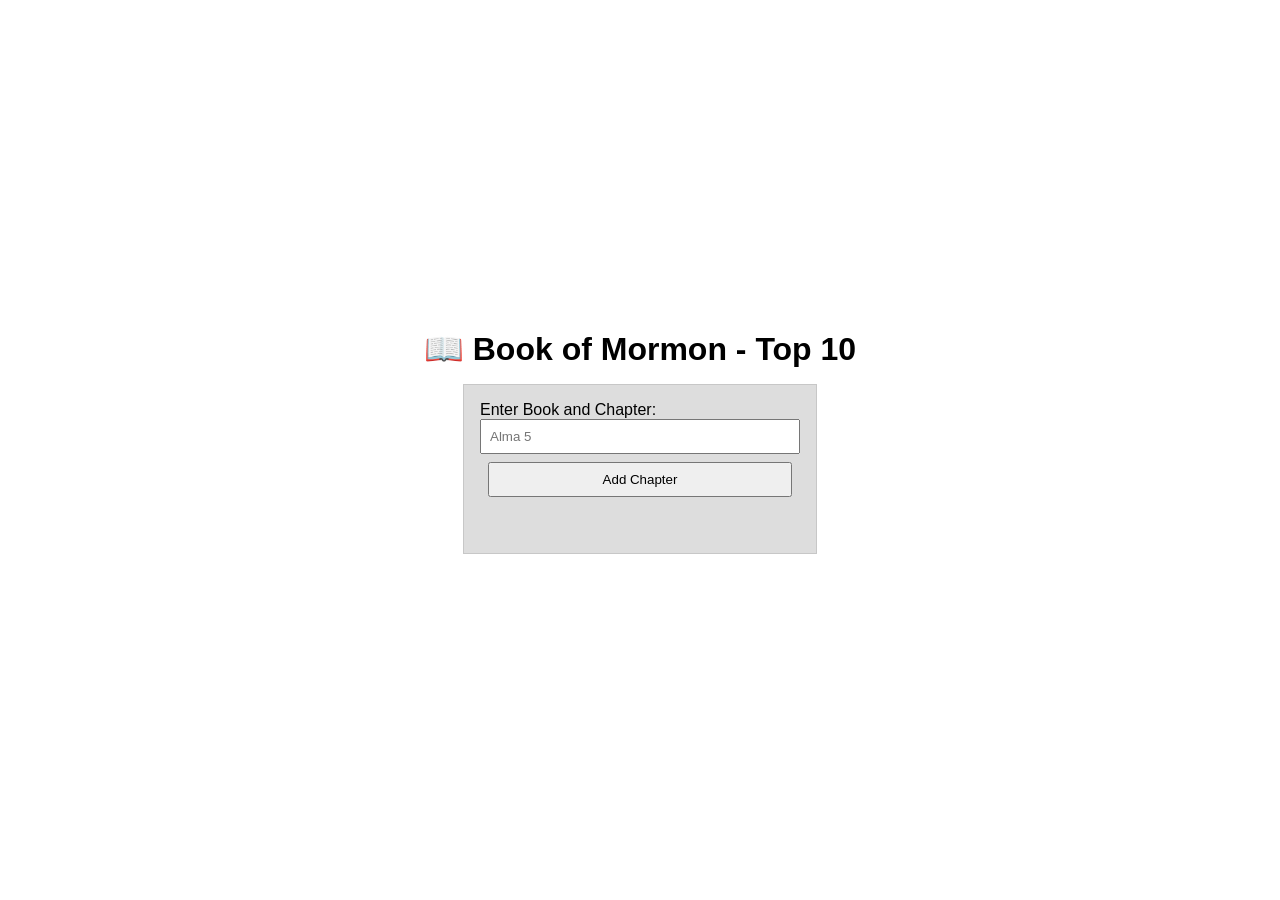
<file: week05/bom.html>
<!DOCTYPE html>
<html lang="en">
<head>
    <meta charset="UTF-8">
    <meta name="viewport" content="width=device-width, initial-scale=1.0">
    <meta name="description" content="The Book of Mormon - Top 10 activity page">
    <meta name="author" content="Dylan Henry">
    <link rel="stylesheet" href="./styles/bom.css">
    <script src="./js/bom.js" defer></script>
    <title>Book of Mormon - Top 10</title>
</head>
<body>
<h1>📖 Book of Mormon - Top 10</h1>
<main>
	<label for="favchap">Enter Book and Chapter: </label>
	<input type="text" id="favchap" placeholder="Alma 5">
	<button type="submit">Add Chapter</button>
	<ul id="list"></ul>
</main>
</body>
</html>
</file>
<file: styles/base.css>
:root {
  --primary: #1f4e79;
  --nav-bg: #333;
  --light: #fff;
  --border: #aaa;
  --heading-font: "Montserrat Alternates", sans-serif;
  --body-font: Calibri, Arial, sans-serif;
}

* {
    box-sizing: border-box;
}

body {
    margin: 0;
    font-family: var(--body-font);

}

header {
    background-color: var(--primary);
    color: var(--light);
    text-align: center;
    font-family: var(--heading-font);
}

#course-title {
    display: block;
    padding: 1rem;
}

nav {
    display: flex;
    justify-content: space-around;
    background-color: var(--nav-bg);
}

nav a {
    color: var(--light);
    text-decoration: none;
    font-family: var(--heading-font);
    padding: 0.6rem 1rem;
}

nav a:hover {
    background-color: white;
    color: black;
    text-decoration: underline;
    border: none;
    border-radius: 4px;
    transition: all 0.5s ease;
}

main {
    max-width: 960px;
    margin: 0 auto;
    padding: 0 0 1rem 0;
}

h1 {
    font-family: var(--heading-font);
    font-weight: 500;
    text-align: center;
}

.cards {
    display: grid;
    grid-template-columns: 2fr 1fr;
    gap: 0.5rem;
}

.card {
    border: 1px solid var(--border);
    border-radius: 8px;
    overflow: hidden;
    display: flex;
    flex-direction: column;
}

.cards h2 {
    margin: 0;
    padding: 0.6rem;
    background-color: var(--primary);
    color: var(--light);
    text-align: center;
    font-size: 1.1rem;
}

.card-body {
    padding: 1rem;
    line-height: 1.4;
    flex: 1;
}

.portrait {
    float: right;
    margin: 0 0 1rem 1.5rem;
    border: 1px solid var(--border);
}

.card-body h3 {
    width: 80%;
    margin: 1rem auto;
    text-align: center;
    border-bottom: 1px solid var(--border);
}

.card-body:has(.resources) {
    display: flex;
    flex-direction: column;
    justify-content: center;
}

figure {
    float: left;
    margin: 0 1rem 0 0;
    text-align: center;
}

figcaption {
    margin-top: 0.5rem;
    font-style: italic;
}

.resources {
    width: fit-content;
    padding: 0;
    margin: 0 auto;
    font-size: 1.25rem;
}

footer {
    background-color: var(--primary);
    color: var(--light);
    text-align: center;
    padding: 1rem;
    font-family: var(--heading-font);
}

footer p {
    margin: 0.2rem 0;
}

#lastModified {
    color: yellow;
    font-size: 0.75rem;
}
</file>
<file: styles/form.css>
:root {
  --dark: #1F2937; /* Header, Footer, Headings */
  --bg: #FAF8F5; /* Page Background */
  --sectionbg: whitesmoke;
  --accent: #B8470A; /* Accents, Buttons, Links */
  --text: #374151; /* Paragraph text */
  --headfoottext: white;
  --font: "Space Grotesk", sans-serif;
}

*,
*::before,
*::after {
    box-sizing: border-box;
}

body {
    margin: 0;
    font-family: var(--font);
    background: var(--bg);
    color: var(--text);
    line-height: 1.5rem;
    min-height: 100dvh;
    display: grid;
    grid-template-rows: auto 1fr auto;
}

header,
footer {
    background: var(--dark);
    color: var(--headfoottext);
    text-align: center;
    padding: 1rem;
}

header h1 {
    margin: 0;
    font-size: 2rem;
}

footer p {
    margin: 0.25rem 0;
}

main {
    padding: 1.5rem 0.75rem;
}

.card {
    max-width: 40rem;
    margin: 0 auto;
    padding: 1.25rem;
    background: var(--sectionbg);
    border: 1px solid var(--dark);
    border-radius: 8px;
    display: grid;
    gap: 1.5rem;
}

.field {
    display: grid;
    gap: 0.4rem;
}

label,
legend {
    font-weight: 700;
    color: var(--dark);
}

.hint {
    font-weight: 400;
    color: var(--accent);
    font-size: 0.9rem;
}

fieldset {
    border: none;
    margin: 0;
    padding: 0;
}

legend {
    margin-bottom: 0.5rem;
    padding: 0;
}

select,
input[type="date"],
input[type="text"],
textarea {
    width: 100%;
    font: inherit;
    padding: 0.75rem;
    color: var(--text);
    background: var(--sectionbg);
    border: 1px solid var(--accent);
    border-radius: 4px;
}

textarea {
    min-height: 8rem;
    resize: vertical;
}

:is(select, input, textarea):focus-visible {
    outline: 3px solid var(--accent);
}

input[type="radio"],
input[type="checkbox"] {
    width: 1.5rem;
    height: 1.5rem;
    margin: 0;
    accent-color: var(--accent);
    cursor: pointer;
}

.rating-options {
    display: grid;
    grid-template-columns: repeat(5, 1fr);
}

.rating-option {
    display: flex;
    flex-direction: column;
    align-items: center;
    gap: 0.25rem;
}

.rating-option label {
    font-size: 0.8rem;
    cursor: pointer;
}

.rating-option:has(input:checked) label {
    color: var(--accent);
}

.check {
    display: flex;
    align-items: center;
    gap: 0.75rem;
    margin-bottom: 0.5rem;
}

.check label {
    font-weight: 400;
    color: var(--text);
    cursor: pointer;
}

input[type="submit"] {
    width: 100%;
    padding: 1rem;
    font: inherit;
    font-size: 1.25rem;
    font-weight: 700;
    color: var(--sectionbg);
    background: var(--accent);
    border: none;
    border-radius: 4px;
    cursor: pointer;
}

input[type="submit"]:hover {
    background: var(--dark);
}

.confirmation h2 {
    margin: 0;
    color: var(--dark);
}

.confirmation p {
    margin: 0;
}

.confirmation .count {
    font-size: 1.25rem;
}

.confirmation a {
    color: var(--accent);
    font-weight: 700;
}

.sr-only {
    position: absolute;
    width: 1px;
    height: 1px;
    padding: 0;
    margin: -1px;
    white-space: nowrap;
    border: 0;
    overflow: hidden;
    clip: rect(0, 0, 0, 0);
}

@media (min-width: 40rem) {
    header h1 {
        font-size: 2.5rem;
    }
    .card {
        padding: 2rem;
    }
}

.field:has(:required) > label::after,
fieldset:has(:required) > legend::after {
    content: " *";
    color: var(--accent);
}
</file>
<file: styles/place.css>
:root {
  --swiss-red: #DA291C;
  --white: #FFFFFF;
  --black: #000000;
  --font-main: Arial, Helvetica, sans-serif
}

body {
  margin: 0;
  font-family: var(--font-main);
  color: var(--black);
  background-color: var(--white);
}

header, footer {
  background-color: var(--swiss-red);
  color: var(--white);
  text-align: center;
  padding: 1rem;
}

picture img {
  display: block;
  width: 100%;
  height: auto;
}

section {
  margin: 1rem;
  padding: 1rem;
  border: 1px solid var(--swiss-red);
}

section h2 {
    text-align: center;
}

.weather-icon {
    display: block;
    margin: 0 auto 1rem;
}

dl {
    display: grid;
    grid-template-columns: auto 1fr;
    gap: 0.5rem 1rem;
    margin: 0;
}

dt {
    font-weight: bold;
}

dd {
    margin: 0;
}

@media (min-width: 700px) {
  main {
    position: relative;
  }

  section {
    position: absolute;
    width: 300px;
    margin: 0;
    background-color: var(--white);
  }

  picture img {
  height: 85vh;
  object-fit: cover;
}

  .data {
    top: 2rem;
    left: 2rem;
  }

  .weather {
    bottom: 2rem;
    right: 2rem;
  }

  .weather h2 {
    text-align: left;
  }

  .weather-icon {
    display: none;
  }

  .weather h2::after {
    content: " ⛅";
  }
}
</file>
<file: styles/temples.css>
:root {
  --bg: #333;
}

* {
    font-family: "Roboto", sans-serif;
    margin: auto;
}

#hamburger {
    border: none;
    cursor: pointer;
    display: block;
    font-size: 2rem;
    font-weight: 700;
    text-decoration: none;
    padding: .5rem .75rem;
    background-color: var(--bg);
    color: white;
    margin-right: 0;
}

#hamburger::before {
    content: "☰";
}

#hamburger.open::before {
    content: "✖️";
}

header, footer {
    display: flex;
    padding: 1.5rem;
    background-color: var(--bg);
    color: white;
}

header {
    font-size: 1.5rem;
    flex-wrap: wrap;
    align-items: center;
    justify-content: space-between;
}

header nav {
    width: 100%;
    display: flex;
}

header nav a {
    display: none;
    text-decoration: none;
    color: white;
    padding: 1.5rem;
}

.navigation {
    list-style: none;
    padding: 0;
}

.navigation.open a {
    display: block;
}

nav a:hover {
    text-decoration: underline double;
    background-color: darkgray;
    color: black;
}

main {
    max-width: 512px;
    margin: 0 auto;
    padding: 2rem;
}

h1 {
    text-align: center;
}


#figures {
    display: grid;
    grid-template-columns: repeat(auto-fit, minmax(250px, 1fr));
    grid-gap: 25px;
    place-items: center;
}


img {
    width: 100%;
    height: auto;
    margin: 0.5rem 0;
}

figcaption {
    text-align: center;
}

footer {
    align-items: center;
    flex-direction: column;
}

footer p {
    margin: 0.1rem 0;
}
</file>
<file: styles/temples-large.css>
@media only screen and (min-width: 650px) {

    main {
    max-width: 100%;
    }

    #hamburger {
        display: none;
    }

    header {
        flex-wrap: nowrap;
        align-items: center;
    }

    header nav {
        width: auto;
        margin-right: 0;
    }

    .navigation {
        display: flex;
    }


    header nav a {
        display: block;
        padding: 1rem;
    }
}
</file>
<file: project/styles/siteplan.css>
:root {
    --dark: #1F2937; /* Header, Footer, Headings*/
    --bg: #FAF8F5; /* Page Background */
    --sectionbg: whitesmoke;
    --accent: #B8470A; /* Accents, Buttons, Links */
    --text: #374151; /* Paragraph text */
    --font: "Space Grotesk", sans-serif;
}

* {
    box-sizing: border-box;
}

body {
    margin: 0;
    font-family: var(--font);
    background-color: var(--bg);
    color: var(--text);
    line-height: 1.6;
}

h1, h2, h3 {
    color: var(--dark);
    line-height: 1.2;
}

img {
    max-width: 100%;
    height: auto;
    display: block;
}

a {
    color: var(--accent);
}

header, footer {
    background-color: var(--dark);
    color: var(--bg);
    text-align: center;
    padding: 2rem 1rem;
}

header {
    border-bottom: 6px solid var(--accent);
    display: grid;
    grid-template-columns: auto 1fr;
    align-items: center;
    column-gap: 1.5rem;
    text-align: left;
}

footer {
    border-top: 6px solid var(--accent);
}

header img {
    width: 120px;
    margin: 0;
    grid-row: 1 / 3;
}

header p {
    margin: 0;
    font-size: 0.85rem;
    font-weight: 700;
    letter-spacing: 0.15rem;
}

header h1 {
    color: var(--bg);
    font-size: 1.75rem;
    margin: 0.5rem 0 0;
}

main {
    max-width: 60rem;
    margin: 0 auto;
    padding: 1rem;
}

section {
    background: var(--sectionbg);
    padding: 1rem 1.5rem;
    margin-bottom: 1.5rem;
    box-shadow: 0 1px 3px rgb(0 0 0 / 0.08);
}

h2 {
    display: inline-block;
    border-bottom: 3px solid var(--accent);
    padding-bottom: 0.25rem;
}

#to-highlight {
    color: var(--accent);
    font-weight: 700;
}

.swatch {
    display: inline-block;
    border: 1px solid rgb(0 0 0 / 0.15);
    width: 2.5rem;
    height: 1.5rem;
    margin-right: 0.5rem;
    vertical-align: middle;
    border-radius: 4px;
}

.swatch.dark {background:var(--dark);}
.swatch.bg {background: var(--bg);}
.swatch.accent {background: var(--accent);}
.swatch.text {background: var(--text);}

.wireframes {
    display: grid;
    gap: 1rem;
}

.wireframes img {
    border: 1px solid var(--dark);
    border-radius: 8px;
}

@media (min-width: 48rem) {
    header h1 {font-size: 2.5rem;}
   
    .wireframes {
        grid-template-columns: 2fr 1fr;
        align-items: start;
    }
}
</file>
<file: week01/styles/layout.css>
* {
    margin: 0;
    padding: 0;
    box-sizing: border-box;
} 

body {
    display: grid;
    grid-template: auto auto 1fr auto / 1fr 1fr 1fr 1fr;
}

header {
    background: #333;
    color: #fff;
    padding: 10px 10px 50px;
    grid-column: 1/5;
}

nav {
    background: #000;
    padding: 15px;
    display: flex;
    justify-content: space-around;
    align-items: center;
    grid-column: 1/5;
}

nav a {
    color: #fff;
    text-decoration: none;
}

main {
    background: #ccc;
    padding: 15px;
    grid-column: 1/4;
    height: 200px;
}

aside {
    background: #fff;
    padding: 15px;
    grid-column: 4/5;
    height: 200px;
}

footer {
    background: #333;
    color: #fff;
    display: flex;
    justify-content: space-around;
    padding: 10px 10px 50px;
    grid-column: 1/5;
    height: 175px;
}
</file>
<file: week02/styles/bom.css>
* {
	margin: 0;
	padding: 0;
}

body {
	height: 100vh;
	display: flex;
	flex-direction: column;
	align-items: center;
	justify-content: center;
	font-family: Acme, Arial, sans-serif;
}

h1 {
	font-size: 1.5rem;
}

main {
	margin: 1rem auto;
	border: 1px solid rgb(0 0 0 / 0.1);
	padding: 1rem;
	background-color: #ddd;
	display: flex;
	flex-direction: column;
}

input,
button {
	padding: 0.5rem;
}

button {
	margin: 0.5rem;
}

.delete {
	width: fit-content;
}

.input {
	display: flex;
	gap: 1rem;
}

.list {
	padding: 0.5rem;
}

ul {
	margin: 1rem;
	list-style: none;
}

li {
	display: flex;
	align-items: center;
	justify-content: space-between;
}

@media only screen and (min-width: 32.5em) {
	h1 {
		font-size: 2rem;
	}

	main {
		width: 320px;
	}
}
</file>
<file: week02/styles/media-query.css>
body {
    font-family: 'Roboto', sans-serif;
}

header, main, footer{
    max-width: 640px;
    margin: 1rem auto;
    border: 1px solid gray;
    background-color: lightblue;
    padding: 1rem;
}

main {
    display: grid;
    grid-template-columns: auto;
    gap: 1rem;
}

section {
    background-color: white;
    padding: 1rem;
}
</file>
<file: week02/styles/media-query-large.css>
@media screen and (min-width: 500px) {
    header {
        background-color: black;
        color: white;
    }
    main {
        grid-template-columns: 1fr 1fr;
    }
}
</file>
<file: week03/styles/design.css>
body {
    font-family: Roboto, helvetica, sans-serif;
}

header,
main,
footer {
    max-width: 760px;
    margin: 0 auto;
}

marquee {
    padding: 1rem;
    background-color: #eee;
}

h1 {
    border-bottom: 1px solid rgba(0, 0, 0, 0.1);
}

main {
    display: grid;
    grid-template-columns: 1fr 1fr;
}

h2 {
    color: navy;
    text-align: left;
    grid-column: span 2;
}

article p {
    text-align: justify;
}

.callout {
    color: #454545;
    padding: 1rem;
    background-color: #eee;
}

footer {
    margin-top: 1rem;
    border-top: 1px solid rgba(0, 0, 0, 0.1);
    font-size: smaller;
    text-align: right;
}
</file>
<file: week05/styles/bom.css>
* {
	margin: 0;
	padding: 0;
}

body {
	height: 100vh;
	display: flex;
	flex-direction: column;
	align-items: center;
	justify-content: center;
	font-family: Acme, Arial, sans-serif;
}

h1 {
	font-size: 1.5rem;
}

main {
	margin: 1rem auto;
	border: 1px solid rgb(0 0 0 / 0.1);
	padding: 1rem;
	background-color: #ddd;
	display: flex;
	flex-direction: column;
}

input,
button {
	padding: 0.5rem;
}

button {
	margin: 0.5rem;
}

.delete {
	width: fit-content;
}

.input {
	display: flex;
	gap: 1rem;
}

.list {
	padding: 0.5rem;
}

ul {
	margin: 1rem;
	list-style: none;
}

li {
	display: flex;
	align-items: center;
	justify-content: space-between;
}

@media only screen and (min-width: 32.5em) {
	h1 {
		font-size: 2rem;
	}

	main {
		width: 320px;
	}
}
</file>
